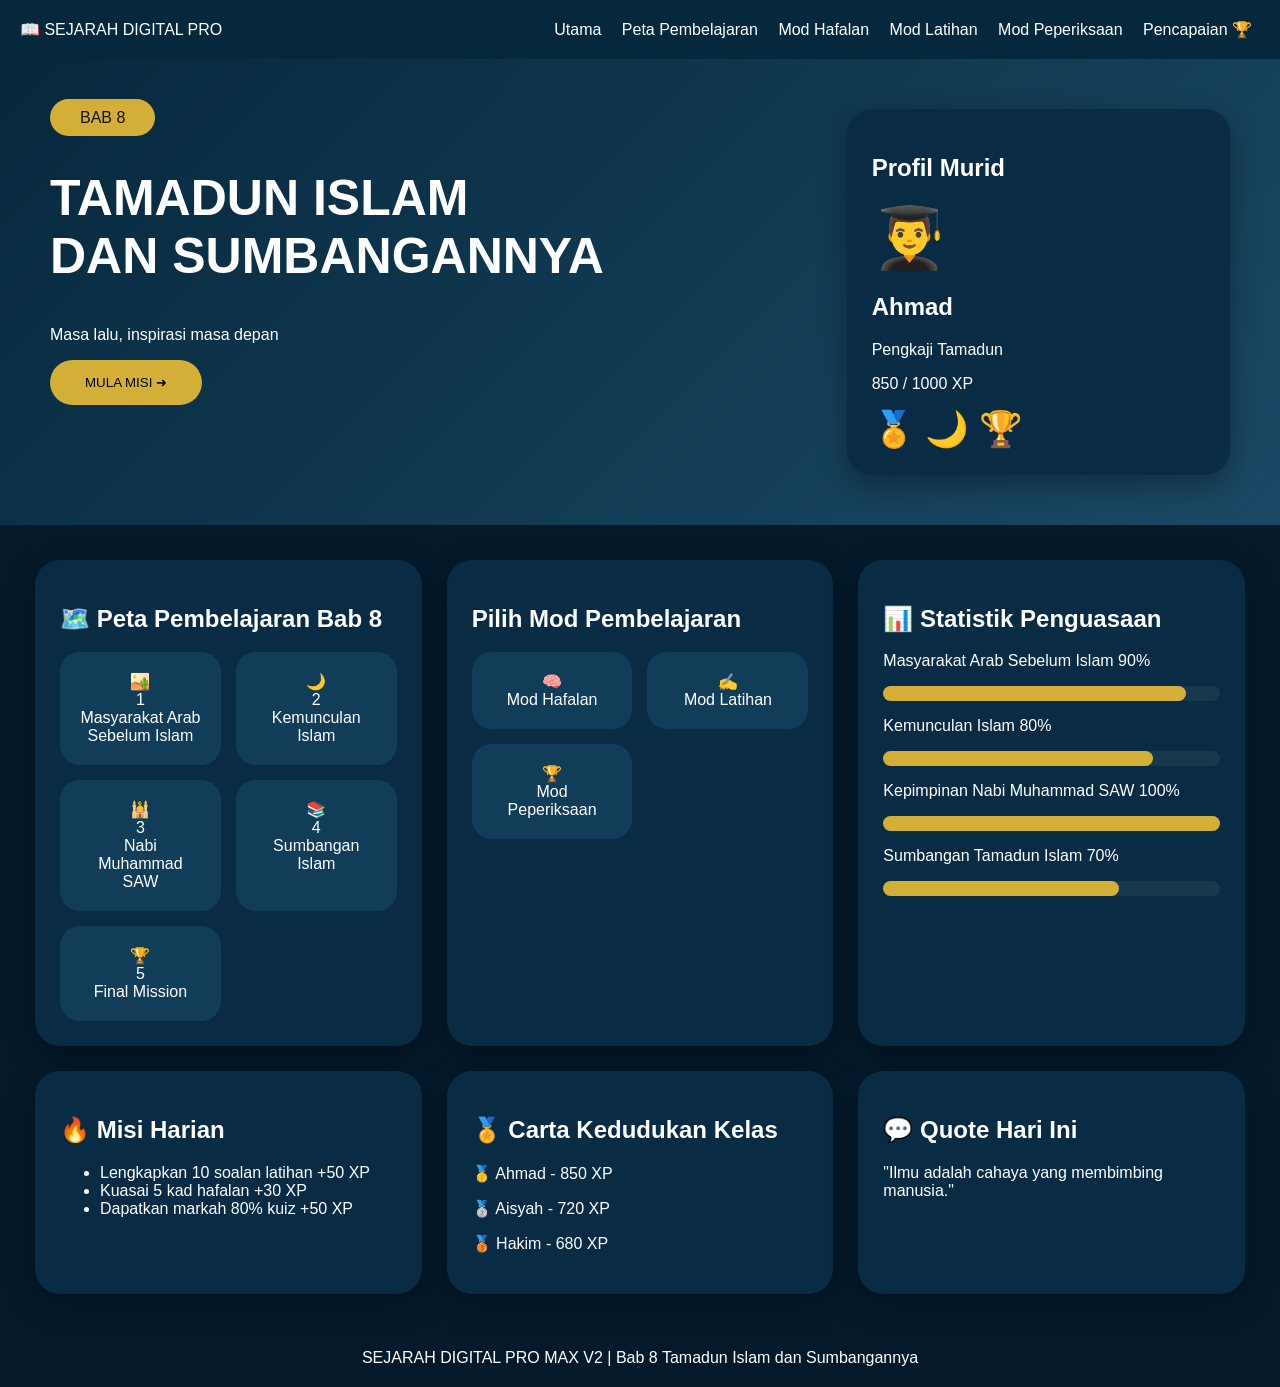
<file: index.html>
<!DOCTYPE html>
<html lang="ms">
<head>
<meta charset="UTF-8">
<meta name="viewport" content="width=device-width, initial-scale=1.0">
<title>Sejarah Digital Pro Max V2</title>
<link rel="stylesheet" href="css/style.css">
</head>
<body>

<nav>
<div class="logo">📖 SEJARAH DIGITAL PRO</div>
<div class="nav">
<a>Utama</a>
<a>Peta Pembelajaran</a>
<a href="pages/hafalan.html">Mod Hafalan</a>
<a href="pages/latihan.html">Mod Latihan</a>
<a href="pages/peperiksaan.html">Mod Peperiksaan</a>
<a>Pencapaian 🏆</a>
</div>
</nav>

<section class="hero">
<div class="hero-text">
<span class="tag">BAB 8</span>
<h1>TAMADUN ISLAM<br>DAN SUMBANGANNYA</h1>
<p>Masa lalu, inspirasi masa depan</p>
<button>MULA MISI ➜</button>
</div>

<div class="profile">
<h2>Profil Murid</h2>
<div class="avatar">👨‍🎓</div>
<h2>Ahmad</h2>
<p>Pengkaji Tamadun</p>
<p>850 / 1000 XP</p>
<div class="progress"><span></span></div>
<div class="badges">
🏅 🌙 🏆
</div>
</div>
</section>

<section class="grid">

<div class="panel map">
<h2>🗺️ Peta Pembelajaran Bab 8</h2>
<div class="mission">
<div>🏜️<br>1<br>Masyarakat Arab<br>Sebelum Islam</div>
<div>🌙<br>2<br>Kemunculan Islam</div>
<div>🕌<br>3<br>Nabi Muhammad SAW</div>
<div>📚<br>4<br>Sumbangan Islam</div>
<div>🏆<br>5<br>Final Mission</div>
</div>
</div>

<div class="panel">
<h2>Pilih Mod Pembelajaran</h2>
<div class="cards">
<a href="pages/hafalan.html">🧠<br>Mod Hafalan</a>
<a href="pages/latihan.html">✍️<br>Mod Latihan</a>
<a href="pages/peperiksaan.html">🏆<br>Mod Peperiksaan</a>
</div>
</div>

<div class="panel">
<h2>📊 Statistik Penguasaan</h2>
<p>Masyarakat Arab Sebelum Islam 90%</p>
<div class="bar"><span style="width:90%"></span></div>
<p>Kemunculan Islam 80%</p>
<div class="bar"><span style="width:80%"></span></div>
<p>Kepimpinan Nabi Muhammad SAW 100%</p>
<div class="bar"><span style="width:100%"></span></div>
<p>Sumbangan Tamadun Islam 70%</p>
<div class="bar"><span style="width:70%"></span></div>
</div>

<div class="panel">
<h2>🔥 Misi Harian</h2>
<ul>
<li>Lengkapkan 10 soalan latihan +50 XP</li>
<li>Kuasai 5 kad hafalan +30 XP</li>
<li>Dapatkan markah 80% kuiz +50 XP</li>
</ul>
</div>

<div class="panel">
<h2>🏅 Carta Kedudukan Kelas</h2>
<p>🥇 Ahmad - 850 XP</p>
<p>🥈 Aisyah - 720 XP</p>
<p>🥉 Hakim - 680 XP</p>
</div>

<div class="panel">
<h2>💬 Quote Hari Ini</h2>
<p>"Ilmu adalah cahaya yang membimbing manusia."</p>
</div>

</section>

<footer>
SEJARAH DIGITAL PRO MAX V2 | Bab 8 Tamadun Islam dan Sumbangannya
</footer>

</body>
</html>
</file>
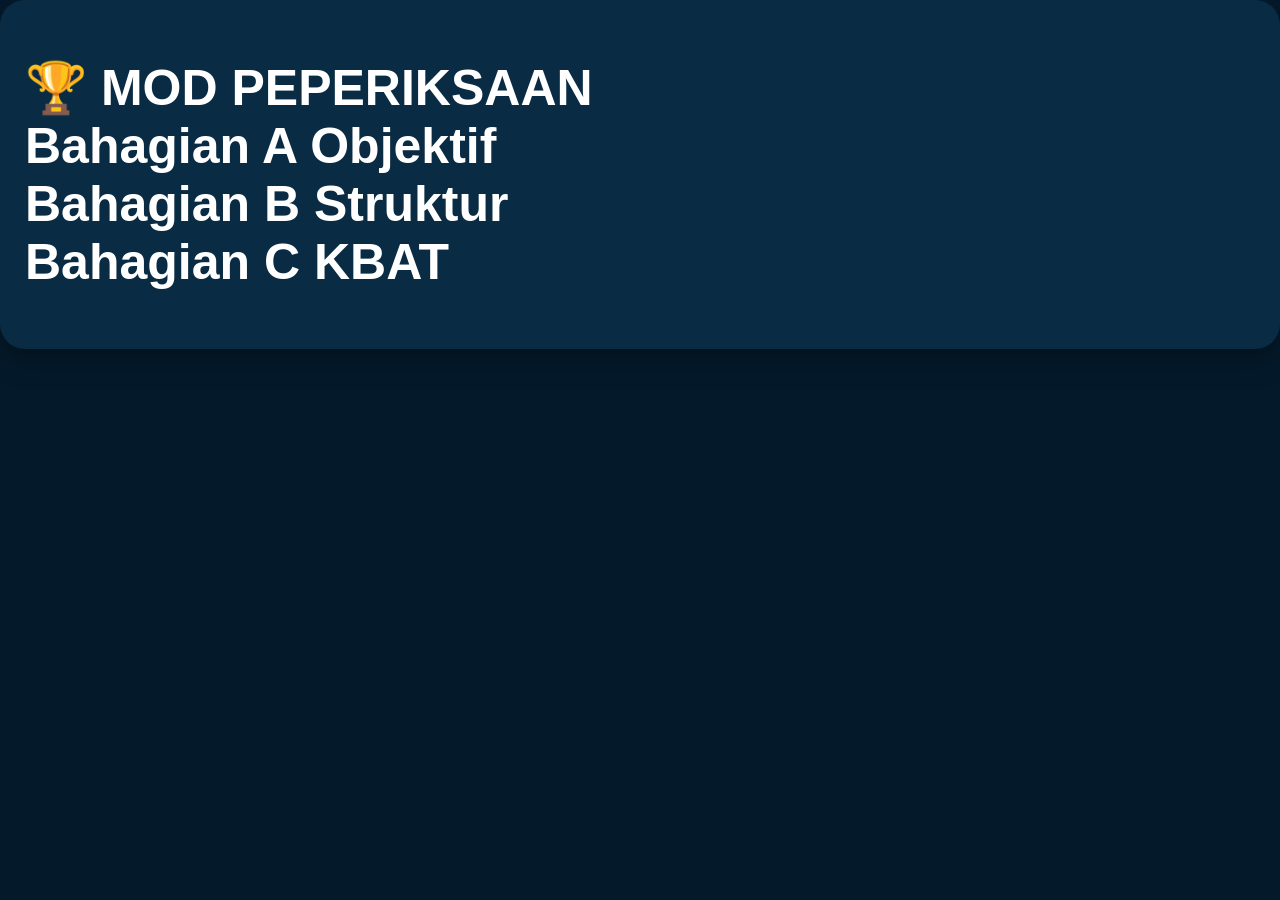
<file: pages/peperiksaan.html>
<html><head><link rel='stylesheet' href='../css/style.css'></head><body><div class='panel'><h1>🏆 MOD PEPERIKSAAN<br>Bahagian A Objektif<br>Bahagian B Struktur<br>Bahagian C KBAT</h1></div></body></html>
</file>
<file: css/style.css>
body{
margin:0;
font-family:'Segoe UI',Arial;
background:#041a2b;
color:white;
}
nav{
display:flex;
justify-content:space-between;
padding:20px;
background:#06283d;
}
nav a{color:white;text-decoration:none;margin:8px}
.hero{
display:grid;
grid-template-columns:2fr 1fr;
gap:30px;
padding:50px;
background:linear-gradient(135deg,#06283d,#1b4965);
}
.tag{
background:#d4af37;
color:#111;
padding:10px 30px;
border-radius:30px;
}
h1{font-size:50px}
button{
padding:15px 35px;
border-radius:30px;
background:#d4af37;
border:0;
}
.profile,.panel{
background:#092c44;
padding:25px;
border-radius:25px;
box-shadow:0 10px 30px #0005;
}
.avatar{font-size:60px}
.badges{font-size:35px}
.grid{
padding:35px;
display:grid;
grid-template-columns:repeat(auto-fit,minmax(300px,1fr));
gap:25px;
}
.mission,.cards{
display:grid;
grid-template-columns:repeat(auto-fit,minmax(120px,1fr));
gap:15px;
}
.mission div,.cards a{
background:#123d59;
padding:20px;
border-radius:20px;
text-align:center;
color:white;
text-decoration:none;
}
.bar{
height:15px;
background:#18384d;
border-radius:20px;
}
.bar span{
display:block;
height:100%;
background:#d4af37;
border-radius:20px;
}
footer{
padding:20px;
text-align:center;
}
</file>
